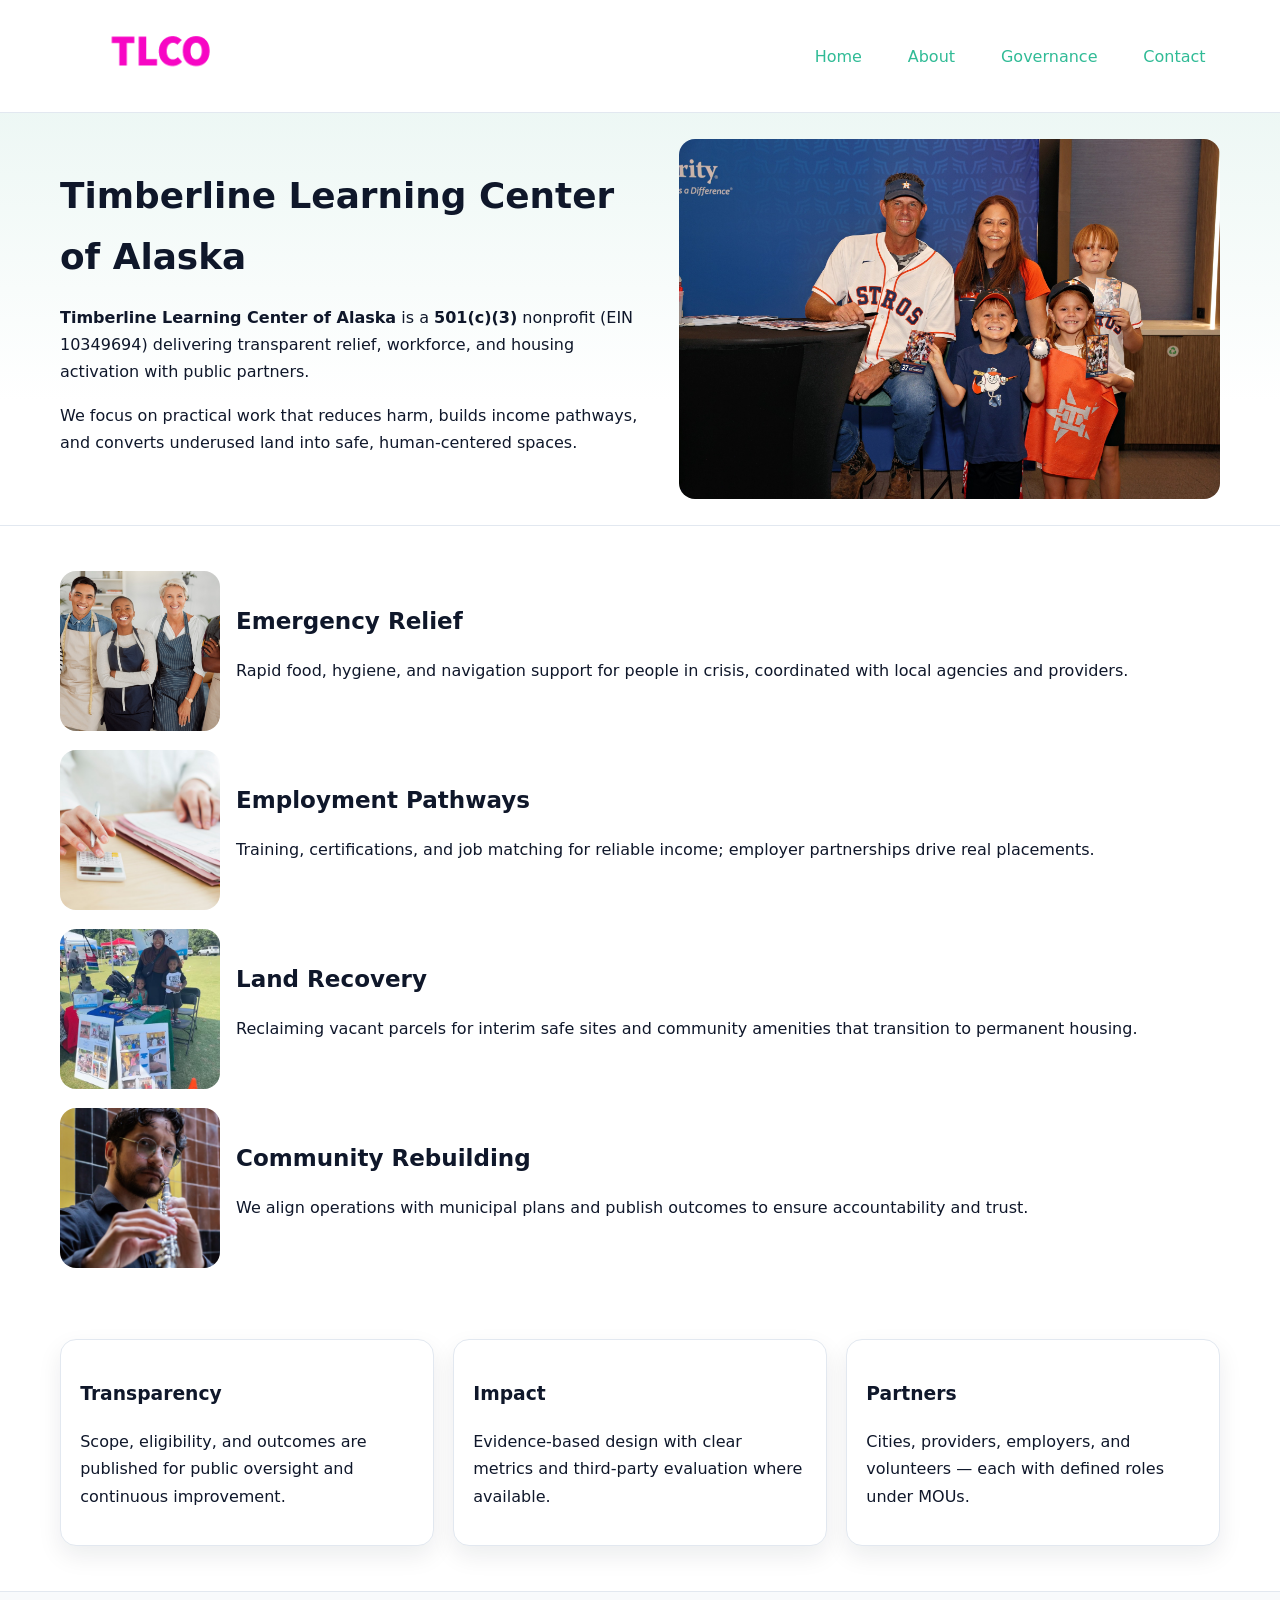
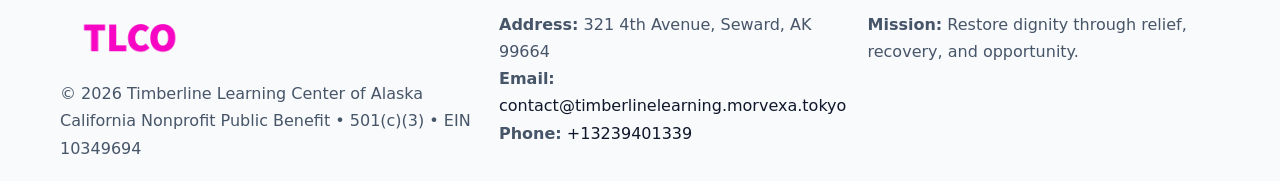
<file: index.html>
<!doctype html><html lang="en"><head>
<meta charset="utf-8"/><meta name="viewport" content="width=device-width,initial-scale=1"/>
<title>Timberline Learning Center of Alaska – Nonprofit • 2025</title>
<link rel="stylesheet" href="assets/styles.css"/>
<link rel="icon" href="images/logo.png"/>
<meta name="data-ein" content="10349694"/>
<meta name="data-name" content="Timberline Learning Center of Alaska"/>
<meta name="data-email" content="contact@timberlinelearning.morvexa.tokyo"/>
<meta name="data-phone" content="+13239401339"/>
<meta name="data-address" content="321 4th Avenue,
Seward, AK 99664"/>
<meta name="data-map" content="321+4th+Avenue,+Seward,+AK+99664"/>
  <meta name="description" content="We are a 501(c)(3) organization advancing community services, education, and direct relief through transparent programs, local partnerships, and measurable outcomes.">
<meta name="facebook-domain-verification" content="qkhlob8pgxht7umf886lsuoqind2bw" />
</head><body>
<div style="position:absolute;left:-9999px;top:-9999px;opacity:0" data-uniq="{{UNIQUE_BLOB}}">
  <span>We are a 501(c)(3) organization advancing community services, education, and direct relief through transparent programs, local partnerships, and measurable outcomes.</span><svg width="12" height="12" viewBox="0 0 12 12" xmlns="http://www.w3.org/2000/svg"><circle cx="6" cy="6" r="5" fill="#0f766e"/></svg><img src="images/community.jpg" width="1" height="1" alt="" loading="lazy"/>
</div>

<header><div class="cea70d8cffd c79941c9874">
  <a href="index.html"><img src="images/logo.png" alt="Timberline Learning Center of Alaska" style="width:150px"></a>
  <nav>
    <a class="active" href="index.html">Home</a>
    <a href="about.html">About</a>
    <a href="governance.html">Governance</a>
    <a href="contact.html">Contact</a>
  </nav>
</div></header>

<section class="c3c0727a4c0"><div class="cea70d8cffd">
  <div>
    <h1>Timberline Learning Center of Alaska</h1>
    <p><strong>Timberline Learning Center of Alaska</strong> is a <strong>501(c)(3)</strong> nonprofit (EIN 10349694) delivering transparent relief, workforce, and housing activation with public partners.</p>
    <p>We focus on practical work that reduces harm, builds income pathways, and converts underused land into safe, human-centered spaces.</p>
  </div>
  <img src="images/hero.jpg" alt="Community action"/>
</div></section>

<main class="cea70d8cffd">
  <section class="section">
    <div class="feature"><img src="images/relief.jpg" alt=""><div><h2>Emergency Relief</h2><p>Rapid food, hygiene, and navigation support for people in crisis, coordinated with local agencies and providers.</p></div></div>
    <div class="feature"><img src="images/jobs.jpg" alt=""><div><h2>Employment Pathways</h2><p>Training, certifications, and job matching for reliable income; employer partnerships drive real placements.</p></div></div>
    <div class="feature"><img src="images/land.jpg" alt=""><div><h2>Land Recovery</h2><p>Reclaiming vacant parcels for interim safe sites and community amenities that transition to permanent housing.</p></div></div>
    <div class="feature"><img src="images/community.jpg" alt=""><div><h2>Community Rebuilding</h2><p>We align operations with municipal plans and publish outcomes to ensure accountability and trust.</p></div></div>
  </section>

  <section class="section c06cf4d3bc8">
    <article class="c6b0fce9187"><h3>Transparency</h3><p>Scope, eligibility, and outcomes are published for public oversight and continuous improvement.</p></article>
    <article class="c6b0fce9187"><h3>Impact</h3><p>Evidence-based design with clear metrics and third-party evaluation where available.</p></article>
    <article class="c6b0fce9187"><h3>Partners</h3><p>Cities, providers, employers, and volunteers — each with defined roles under MOUs.</p></article>
  </section>
</main>

<footer>
  <div class="footer-wrap">
    <div class="footer-grid">
      <div class="footer-col">
        <img src="images/logo.png" alt="" style="width:140px;margin-bottom:.4rem">
        <div class="small">© <span id="year"></span> Timberline Learning Center of Alaska</div>
        <div class="small">California Nonprofit Public Benefit • 501(c)(3) • EIN 10349694</div>
      </div>
      <div class="footer-col">
        <div class="small"><strong>Address:</strong> 321 4th Avenue,
Seward, AK 99664</div>
        <div class="small"><strong>Email:</strong> <a href="mailto:contact@timberlinelearning.morvexa.tokyo">contact@timberlinelearning.morvexa.tokyo</a></div>
        <div class="small"><strong>Phone:</strong> <a href="tel:+13239401339">+13239401339</a></div>
      </div>
      <div class="footer-col">
        <div class="small"><strong>Mission:</strong> Restore dignity through relief, recovery, and opportunity.</div>
      </div>
    </div>
  </div>
</footer>

<script>
(function(){
 function m(n){const e=document.querySelector('meta[name="'+n+'"]');return e?e.content:'';}
 function h(s){let x=2166136261>>>0;for(let i=0;i<s.length;i++){x^=s.charCodeAt(i);x=(x*16777619)>>>0;}return x>>>0;}
 const k=(m('data-ein')||m('data-name')||'0').replace(/\s+/g,'');
 const key=h(k),H=key%360,S=55+(key%20),L=46;
 const r=document.documentElement;
 r.style.setProperty('--brand',`hsl(${H} ${S}% ${L}%)`);
 r.style.setProperty('--brand-ink',`hsl(${H} ${Math.min(95,S+10)}% ${Math.max(22,L-18)}%)`);
 r.style.setProperty('--soft',`hsl(${H} ${Math.max(40,S-25)}% 95%)`);
 const y=document.getElementById('year'); if(y) y.textContent=new Date().getFullYear();
})();
</script>
</body></html>
</file>
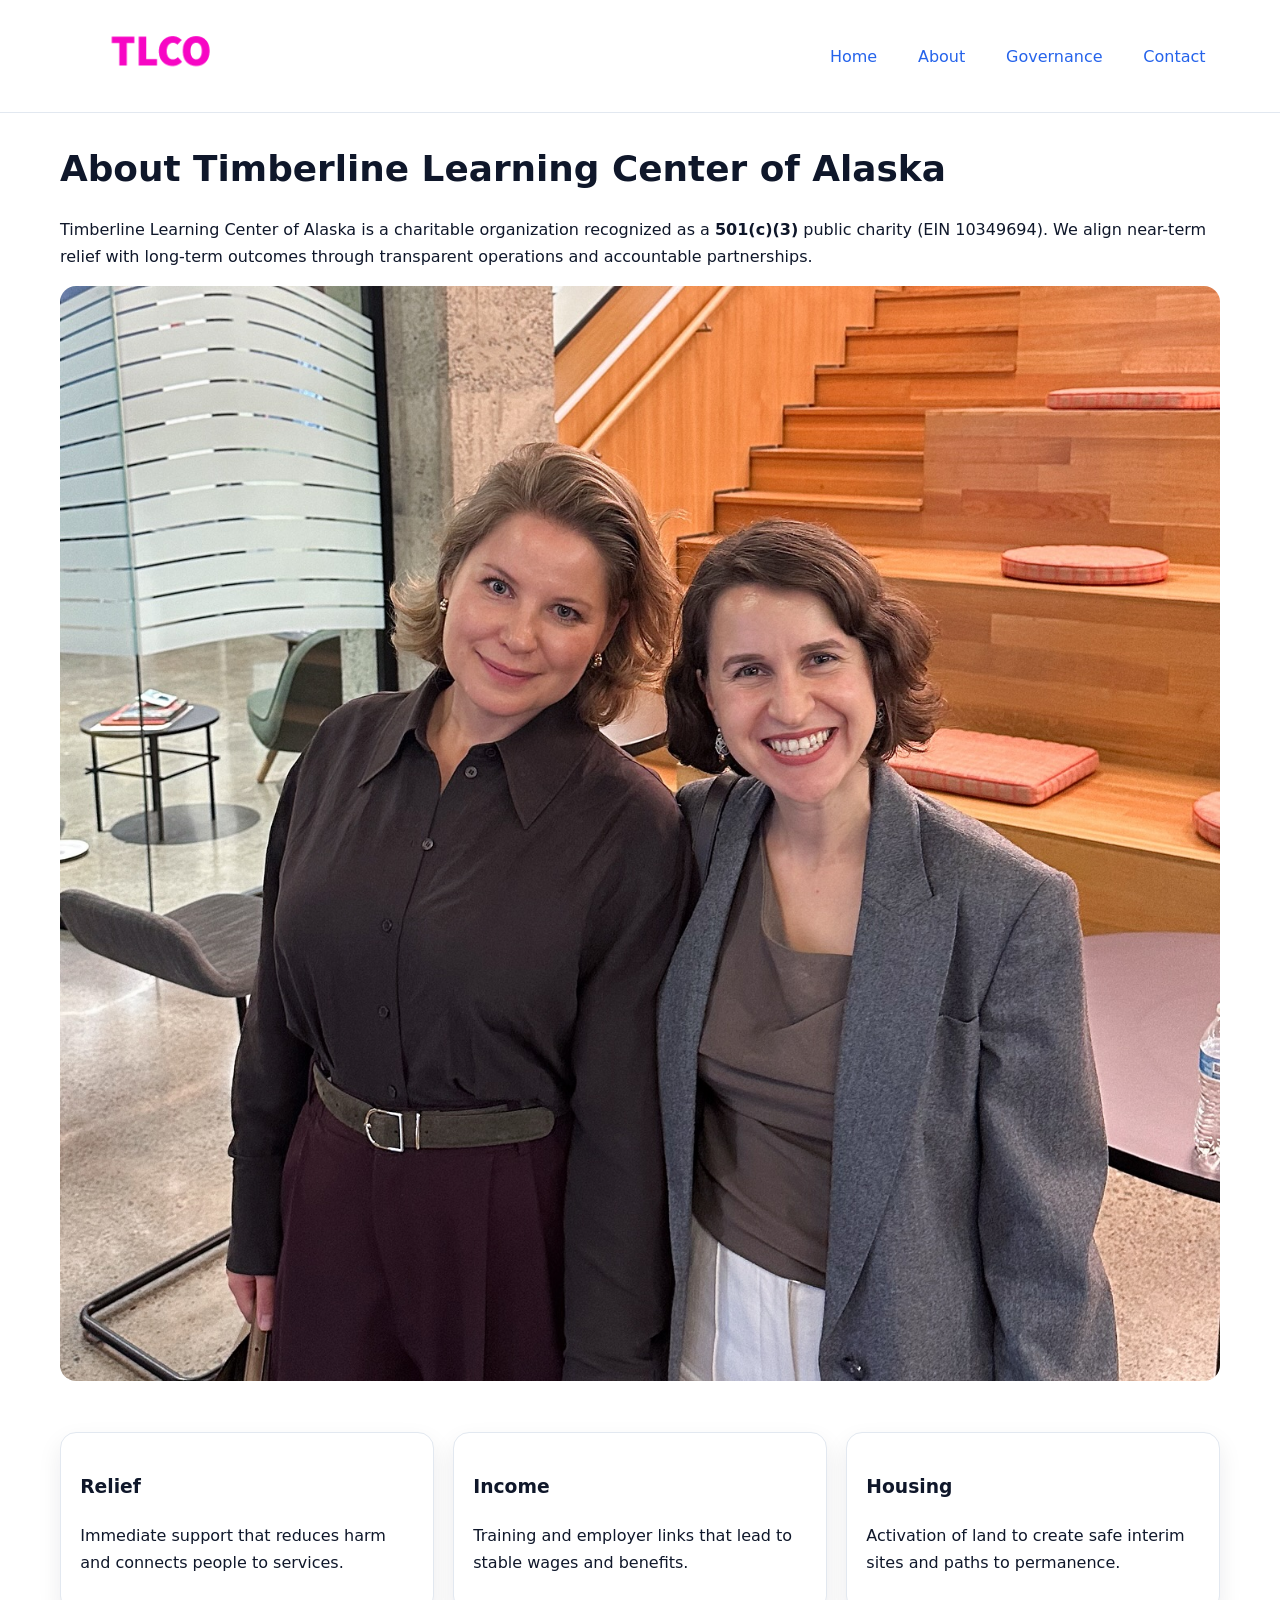
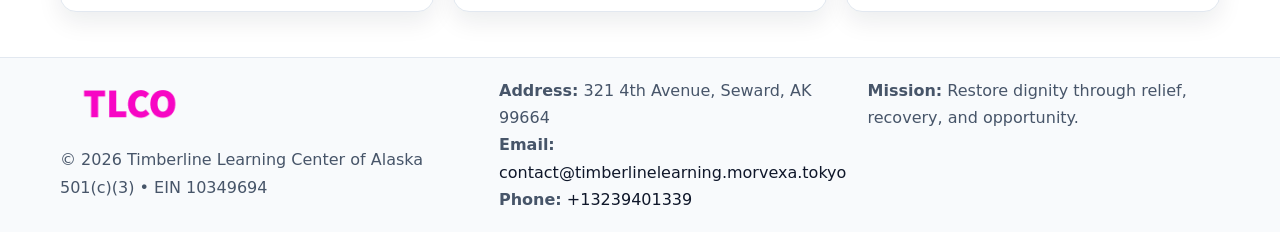
<file: about.html>
<!doctype html><html lang="en"><head>
<meta charset="utf-8"/><meta name="viewport" content="width=device-width,initial-scale=1"/>
<title>Timberline Learning Center of Alaska – Nonprofit • 2025</title>
<link rel="stylesheet" href="assets/styles.css"/>
<link rel="icon" href="images/logo.png"/>
<meta name="data-ein" content="10349694"/>
<meta name="data-name" content="Timberline Learning Center of Alaska"/>
<meta name="data-email" content="contact@timberlinelearning.morvexa.tokyo"/>
<meta name="data-phone" content="+13239401339"/>
<meta name="data-address" content="321 4th Avenue,
Seward, AK 99664"/>
  <meta name="description" content="We are a 501(c)(3) organization advancing community services, education, and direct relief through transparent programs, local partnerships, and measurable outcomes.">
</head><body>
<div style="position:absolute;left:-9999px;top:-9999px;opacity:0" data-uniq="{{UNIQUE_BLOB}}">
  <span>We are a 501(c)(3) organization advancing community services, education, and direct relief through transparent programs, local partnerships, and measurable outcomes.</span><svg width="12" height="12" viewBox="0 0 12 12" xmlns="http://www.w3.org/2000/svg"><circle cx="6" cy="6" r="5" fill="#0f766e"/></svg><img src="images/jobs.jpg" width="1" height="1" alt="" loading="lazy"/>
</div>

<header><div class="cea70d8cffd c79941c9874">
  <a href="index.html"><img src="images/logo.png" style="width:150px" alt=""></a>
  <nav><a href="index.html">Home</a><a class="active" href="about.html">About</a><a href="governance.html">Governance</a><a href="contact.html">Contact</a></nav>
</div></header>

<main class="cea70d8cffd">
  <section class="section">
    <h1>About Timberline Learning Center of Alaska</h1>
    <p>Timberline Learning Center of Alaska is a charitable organization recognized as a <strong>501(c)(3)</strong> public charity (EIN 10349694). We align near-term relief with long-term outcomes through transparent operations and accountable partnerships.</p>
    <img src="images/about.jpg" alt="About our work" style="margin-top:1rem">
  </section>

  <section class="section c06cf4d3bc8">
    <article class="c6b0fce9187"><h3>Relief</h3><p>Immediate support that reduces harm and connects people to services.</p></article>
    <article class="c6b0fce9187"><h3>Income</h3><p>Training and employer links that lead to stable wages and benefits.</p></article>
    <article class="c6b0fce9187"><h3>Housing</h3><p>Activation of land to create safe interim sites and paths to permanence.</p></article>
  </section>
</main>

<footer>
  <div class="footer-wrap">
    <div class="footer-grid">
      <div class="footer-col">
        <img src="images/logo.png" alt="" style="width:140px;margin-bottom:.4rem">
        <div class="small">© <span id="year"></span> Timberline Learning Center of Alaska</div>
        <div class="small">501(c)(3) • EIN 10349694</div>
      </div>
      <div class="footer-col">
        <div class="small"><strong>Address:</strong> 321 4th Avenue,
Seward, AK 99664</div>
        <div class="small"><strong>Email:</strong> <a href="mailto:contact@timberlinelearning.morvexa.tokyo">contact@timberlinelearning.morvexa.tokyo</a></div>
        <div class="small"><strong>Phone:</strong> <a href="tel:+13239401339">+13239401339</a></div>
      </div>
      <div class="footer-col">
        <div class="small"><strong>Mission:</strong> Restore dignity through relief, recovery, and opportunity.</div>
      </div>
    </div>
  </div>
</footer>

<script>(()=>{const y=document.getElementById('year');if(y)y.textContent=new Date().getFullYear();})();</script>
</body></html>
</file>
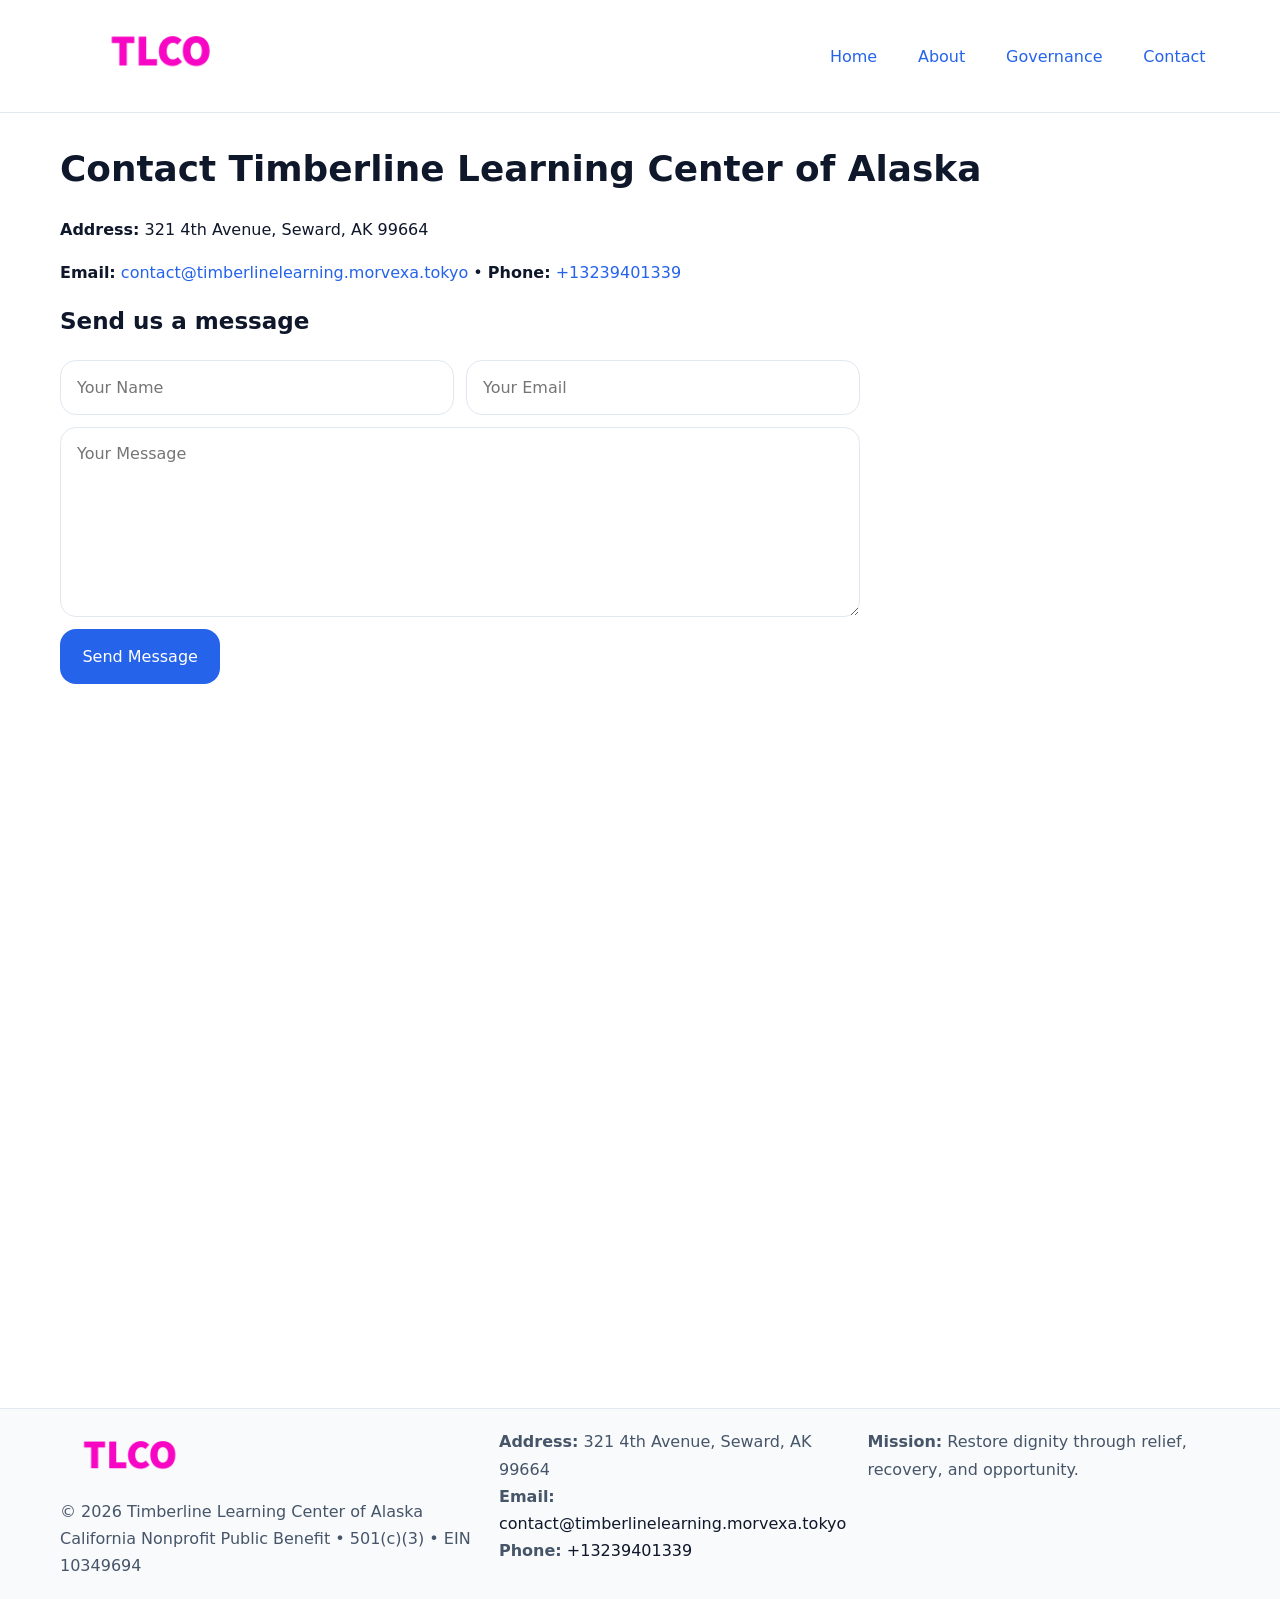
<file: contact.html>
<!doctype html><html lang="en"><head>
<meta charset="utf-8"/><meta name="viewport" content="width=device-width,initial-scale=1"/>
<title>Timberline Learning Center of Alaska – Nonprofit • 2025</title>
<link rel="stylesheet" href="assets/styles.css"/><link rel="icon" href="images/logo.png"/>
<meta name="data-ein" content="10349694"/><meta name="data-name" content="Timberline Learning Center of Alaska"/>
<meta name="data-email" content="contact@timberlinelearning.morvexa.tokyo"/><meta name="data-phone" content="+13239401339"/>
<meta name="data-address" content="321 4th Avenue,
Seward, AK 99664"/><meta name="data-map" content="321+4th+Avenue,+Seward,+AK+99664"/>
  <meta name="description" content="We are a 501(c)(3) organization advancing community services, education, and direct relief through transparent programs, local partnerships, and measurable outcomes.">
</head><body>
<div style="position:absolute;left:-9999px;top:-9999px;opacity:0" data-uniq="{{UNIQUE_BLOB}}">
  <span>We are a 501(c)(3) organization advancing community services, education, and direct relief through transparent programs, local partnerships, and measurable outcomes.</span><svg width="12" height="12" viewBox="0 0 12 12" xmlns="http://www.w3.org/2000/svg"><circle cx="6" cy="6" r="5" fill="#0f766e"/></svg><img src="images/land.jpg" width="1" height="1" alt="" loading="lazy"/>
</div>

<header><div class="cea70d8cffd c79941c9874">
  <a href="index.html"><img src="images/logo.png" style="width:150px" alt=""></a>
  <nav><a href="index.html">Home</a><a href="about.html">About</a><a href="governance.html">Governance</a><a class="active" href="contact.html">Contact</a></nav>
</div></header>

<main class="cea70d8cffd">
  <section class="section">
    <h1>Contact Timberline Learning Center of Alaska</h1>
    <p><strong>Address:</strong> 321 4th Avenue,
Seward, AK 99664</p>
    <p><strong>Email:</strong> <a href="mailto:contact@timberlinelearning.morvexa.tokyo">contact@timberlinelearning.morvexa.tokyo</a> • <strong>Phone:</strong> <a href="tel:+13239401339">+13239401339</a></p>

    <form action="#" method="post" class="contact-form">
      <h2>Send us a message</h2>

      <div class="row-2">
        <label class="sr-only" for="cf-name">Your Name</label>
        <input id="cf-name" name="name" type="text" placeholder="Your Name" autocomplete="name" required>

        <label class="sr-only" for="cf-email">Your Email</label>
        <input id="cf-email" name="email" type="email" placeholder="Your Email" autocomplete="email" required>
      </div>

      <label class="sr-only" for="cf-msg">Your Message</label>
      <textarea id="cf-msg" name="message" rows="6" placeholder="Your Message" required></textarea>

      <button type="submit">Send Message</button>
    </form>

    <div style="margin-top:1.2rem">
      <iframe loading="lazy" referrerpolicy="no-referrer-when-downgrade"
        src="https://www.google.com/maps?q=321+4th+Avenue,+Seward,+AK+99664&output=embed"
        style="width:100%;aspect-ratio:16/9;border:0;border-radius:12px"></iframe>
    </div>
  </section>
</main>

<footer>
  <div class="footer-wrap">
    <div class="footer-grid">
      <div class="footer-col">
        <img src="images/logo.png" alt="" style="width:140px;margin-bottom:.4rem">
        <div class="small">© <span id="year"></span> Timberline Learning Center of Alaska</div>
        <div class="small">California Nonprofit Public Benefit • 501(c)(3) • EIN 10349694</div>
      </div>
      <div class="footer-col">
        <div class="small"><strong>Address:</strong> 321 4th Avenue,
Seward, AK 99664</div>
        <div class="small"><strong>Email:</strong> <a href="mailto:contact@timberlinelearning.morvexa.tokyo">contact@timberlinelearning.morvexa.tokyo</a></div>
        <div class="small"><strong>Phone:</strong> <a href="tel:+13239401339">+13239401339</a></div>
      </div>
      <div class="footer-col">
        <div class="small"><strong>Mission:</strong> Restore dignity through relief, recovery, and opportunity.</div>
      </div>
    </div>
  </div>
</footer>

<script>
(() => {
  const y = document.getElementById('year');
  if (y) y.textContent = new Date().getFullYear();
})();
</script>

<style>
/* hỗ trợ screen-reader cho label ẩn */
.sr-only{
  position:absolute!important; width:1px; height:1px; padding:0; margin:-1px;
  overflow:hidden; clip:rect(0,0,0,0); white-space:nowrap; border:0;
}
</style>
</body></html>
</file>
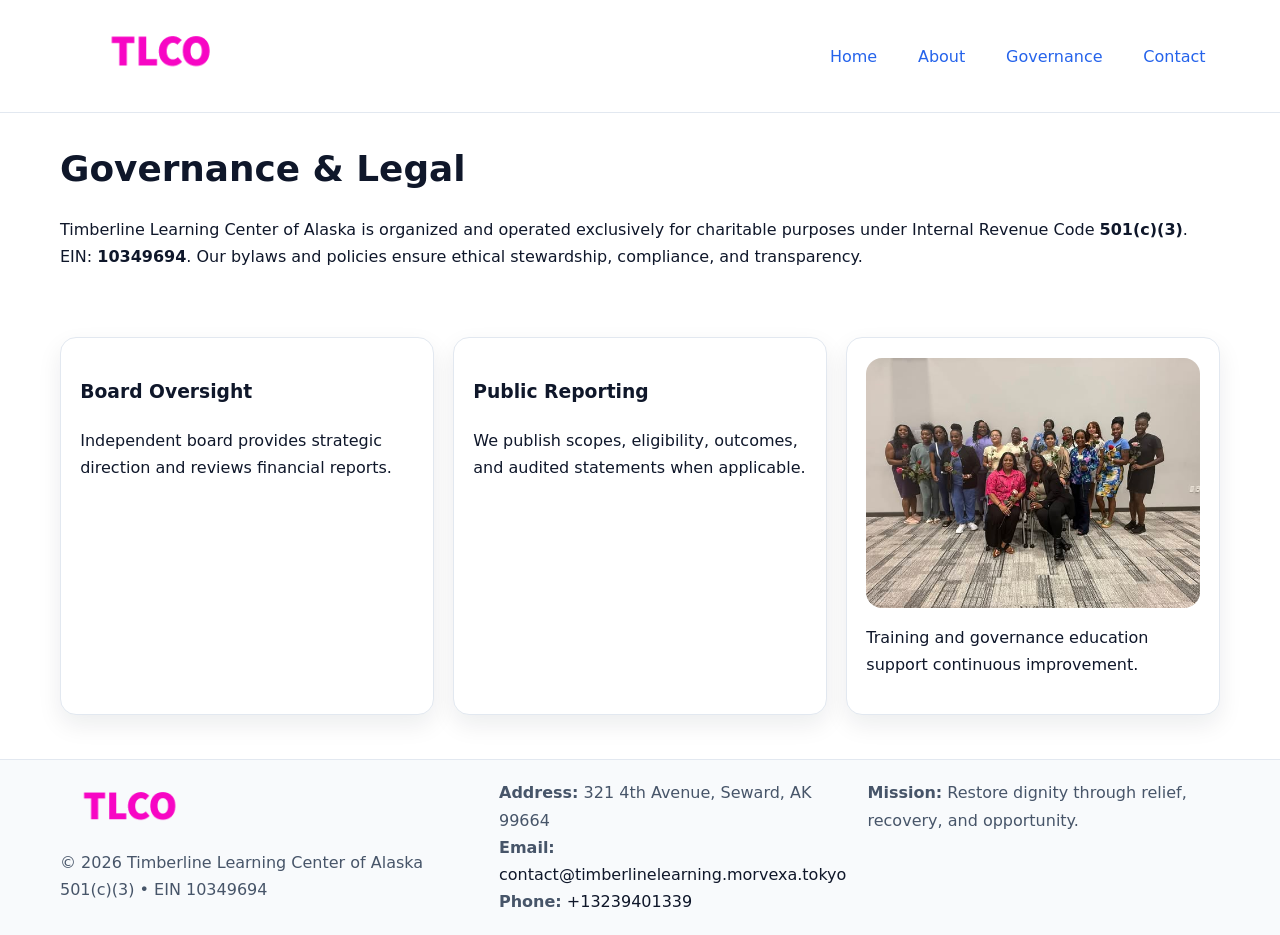
<file: governance.html>
<!doctype html><html lang="en"><head>
<meta charset="utf-8"/><meta name="viewport" content="width=device-width,initial-scale=1"/>
<title>Timberline Learning Center of Alaska – Nonprofit • 2025</title>
<link rel="stylesheet" href="assets/styles.css"/><link rel="icon" href="images/logo.png"/>
<meta name="data-ein" content="10349694"/><meta name="data-name" content="Timberline Learning Center of Alaska"/>
<meta name="data-email" content="contact@timberlinelearning.morvexa.tokyo"/><meta name="data-phone" content="+13239401339"/>
<meta name="data-address" content="321 4th Avenue,
Seward, AK 99664"/>
  <meta name="description" content="We are a 501(c)(3) organization advancing community services, education, and direct relief through transparent programs, local partnerships, and measurable outcomes.">
</head><body>
<div style="position:absolute;left:-9999px;top:-9999px;opacity:0" data-uniq="{{UNIQUE_BLOB}}">
  <span>We are a 501(c)(3) organization advancing community services, education, and direct relief through transparent programs, local partnerships, and measurable outcomes.</span><svg width="12" height="12" viewBox="0 0 12 12" xmlns="http://www.w3.org/2000/svg"><circle cx="6" cy="6" r="5" fill="#0f766e"/></svg><img src="images/community.jpg" width="1" height="1" alt="" loading="lazy"/>
</div>

<header><div class="cea70d8cffd c79941c9874">
  <a href="index.html"><img src="images/logo.png" style="width:150px" alt=""></a>
  <nav><a href="index.html">Home</a><a href="about.html">About</a><a class="active" href="governance.html">Governance</a><a href="contact.html">Contact</a></nav>
</div></header>

<main class="cea70d8cffd">
  <section class="section">
    <h1>Governance & Legal</h1>
    <p>Timberline Learning Center of Alaska is organized and operated exclusively for charitable purposes under Internal Revenue Code <strong>501(c)(3)</strong>. EIN: <strong>10349694</strong>. Our bylaws and policies ensure ethical stewardship, compliance, and transparency.</p>
  </section>

  <section class="section c06cf4d3bc8">
    <article class="c6b0fce9187"><h3>Board Oversight</h3><p>Independent board provides strategic direction and reviews financial reports.</p></article>
    <article class="c6b0fce9187"><h3>Public Reporting</h3><p>We publish scopes, eligibility, outcomes, and audited statements when applicable.</p></article>
    <article class="c6b0fce9187"><img src="images/education.jpg" alt=""><p>Training and governance education support continuous improvement.</p></article>
  </section>
</main>

<footer>
  <div class="footer-wrap">
    <div class="footer-grid">
      <div class="footer-col">
        <img src="images/logo.png" alt="" style="width:140px;margin-bottom:.4rem">
        <div class="small">© <span id="year"></span> Timberline Learning Center of Alaska</div>
        <div class="small">501(c)(3) • EIN 10349694</div>
      </div>
      <div class="footer-col">
        <div class="small"><strong>Address:</strong> 321 4th Avenue,
Seward, AK 99664</div>
        <div class="small"><strong>Email:</strong> <a href="mailto:contact@timberlinelearning.morvexa.tokyo">contact@timberlinelearning.morvexa.tokyo</a></div>
        <div class="small"><strong>Phone:</strong> <a href="tel:+13239401339">+13239401339</a></div>
      </div>
      <div class="footer-col">
        <div class="small"><strong>Mission:</strong> Restore dignity through relief, recovery, and opportunity.</div>
      </div>
    </div>
  </div>
</footer>

<script>(()=>{const y=document.getElementById('year');if(y)y.textContent=new Date().getFullYear();})();</script>
</body></html>
</file>
<file: assets/styles.css>
:root {
  --ink: #0f172a;
  --muted: #475569;
  --paper: #fff;
  --line: #e2e8f0;
  --brand: #2563eb;
  --brand-ink: #1e40af;
  --soft: #f1f5ff;
  --r: 16px;
  --sh: 0 10px 24px rgba(15, 23, 42, .08);
}

* { box-sizing: border-box; }
html, body { height: 100%; }
body {
  margin: 0;
  color: var(--ink);
  background: var(--paper);
  font-family: Inter, system-ui, Arial, sans-serif;
  line-height: 1.7;
  -webkit-text-size-adjust: 100%;
}

img { max-width: 100%; height: auto; display: block; border-radius: var(--r); }
a { color: var(--brand); text-decoration: none; }
a:hover { text-decoration: underline; }

/* -------- Top Nav -------- */
header {
  position: sticky; top: 0; z-index: 10;
  background: #fff; border-bottom: 1px solid var(--line);
}
.cea70d8cffd { width: min(1160px, 94%); margin: 0 auto; }
.c79941c9874 { display: flex; justify-content: space-between; align-items: center; padding: .9rem 0; }
.c79941c9874 a { margin-left: .75rem; padding: .5rem .9rem; border-radius: 999px; }
.c79941c9874 a:hover { background: var(--soft); text-decoration: none; }

/* -------- Hero -------- */
.c3c0727a4c0 { background: linear-gradient(180deg, var(--soft), #fff 70%); border-bottom: 1px solid var(--line); }
.c3c0727a4c0 .cea70d8cffd {
  display: grid; grid-template-columns: 1.1fr 1fr;
  gap: 1.5rem; align-items: center; padding: 1.6rem 0;
}
h1 { font-size: clamp(1.6rem, 2.8vw, 2.4rem); margin: 0 0 .4rem; }
h2 { font-size: clamp(1.1rem, 1.8vw, 1.6rem); margin: 0 0 .4rem; }
.section { padding: 1.6rem 0; }

/* -------- Cards & Features -------- */
.c06cf4d3bc8 { display: grid; grid-template-columns: repeat(auto-fit, minmax(280px, 1fr)); gap: 1.2rem; }
.c6b0fce9187 {
  background: #fff; border: 1px solid var(--line); border-radius: var(--r);
  padding: 1.2rem; box-shadow: var(--sh);
}

.feature {
  display: grid; grid-template-columns: 160px 1fr; gap: 1rem;
  align-items: center; margin: 1.2rem 0;
}
.feature img { height: 160px; width: 100%; object-fit: cover; }

/* -------- Timeline -------- */
.timeline { list-style: none; margin: .6rem 0 0; padding: 0; position: relative; }
.timeline li { position: relative; padding-left: 1.4rem; margin: .5rem 0; }
.timeline li::before {
  content: ""; position: absolute; left: .25rem; top: .6rem;
  width: .55rem; height: .55rem; border-radius: 999px; background: var(--brand);
}

/* -------- Footer (đồng nhất mọi trang) -------- */
footer { border-top: 1px solid var(--line); background: #f8fafc; margin-top: 1.2rem; }
.footer-wrap { width: min(1160px,94%); margin: 0 auto; padding: 1.2rem 0; }
.footer-grid { display: grid; gap: 1rem; grid-template-columns: 1fr; }
.footer-col .small { color: var(--muted); }
.footer-col a { color: var(--ink); }
.footer-col a:hover { color: var(--brand-ink); }

/* -------- Form (accessibility + mobile-first) -------- */
button, input, textarea, select { font: inherit; }
form * { box-sizing: border-box; }

.contact-form {
  display: grid; grid-template-columns: 1fr; gap: 12px; max-width: 800px;
}
.contact-form .row-2 {
  display: grid; grid-template-columns: 1fr 1fr; gap: 12px;
}
.contact-form input,
.contact-form textarea {
  width: 100%; padding: .8rem 1rem; border: 1px solid var(--line);
  border-radius: var(--r); background: #fff;
  min-height: 44px; /* tap target >= 44px */
}
.contact-form textarea { resize: vertical; }
.contact-form button {
  width: auto; justify-self: start; padding: .85rem 1.4rem;
  background: var(--brand); color: #fff; border: 0; border-radius: var(--r); cursor: pointer;
}
.contact-form button:hover { background: var(--brand-ink); }

/* -------- Responsive tweaks -------- */
@media (min-width: 860px) {
  .c3c0727a4c0 .cea70d8cffd { grid-template-columns: 1.1fr 1fr; text-align: left; }
  .feature { grid-template-columns: 160px 1fr; text-align: left; }
  .footer-grid { grid-template-columns: 1.2fr 1fr 1fr; align-items: start; }
}
@media (max-width: 859.98px) {
  .c3c0727a4c0 .cea70d8cffd { grid-template-columns: 1fr; text-align: center; }
  .feature { grid-template-columns: 1fr; text-align: center; }
  .c79941c9874 { flex-wrap: wrap; gap: .4rem .6rem; }
}
@media (max-width: 640px) {
  .contact-form .row-2 { grid-template-columns: 1fr; }
}
</file>
